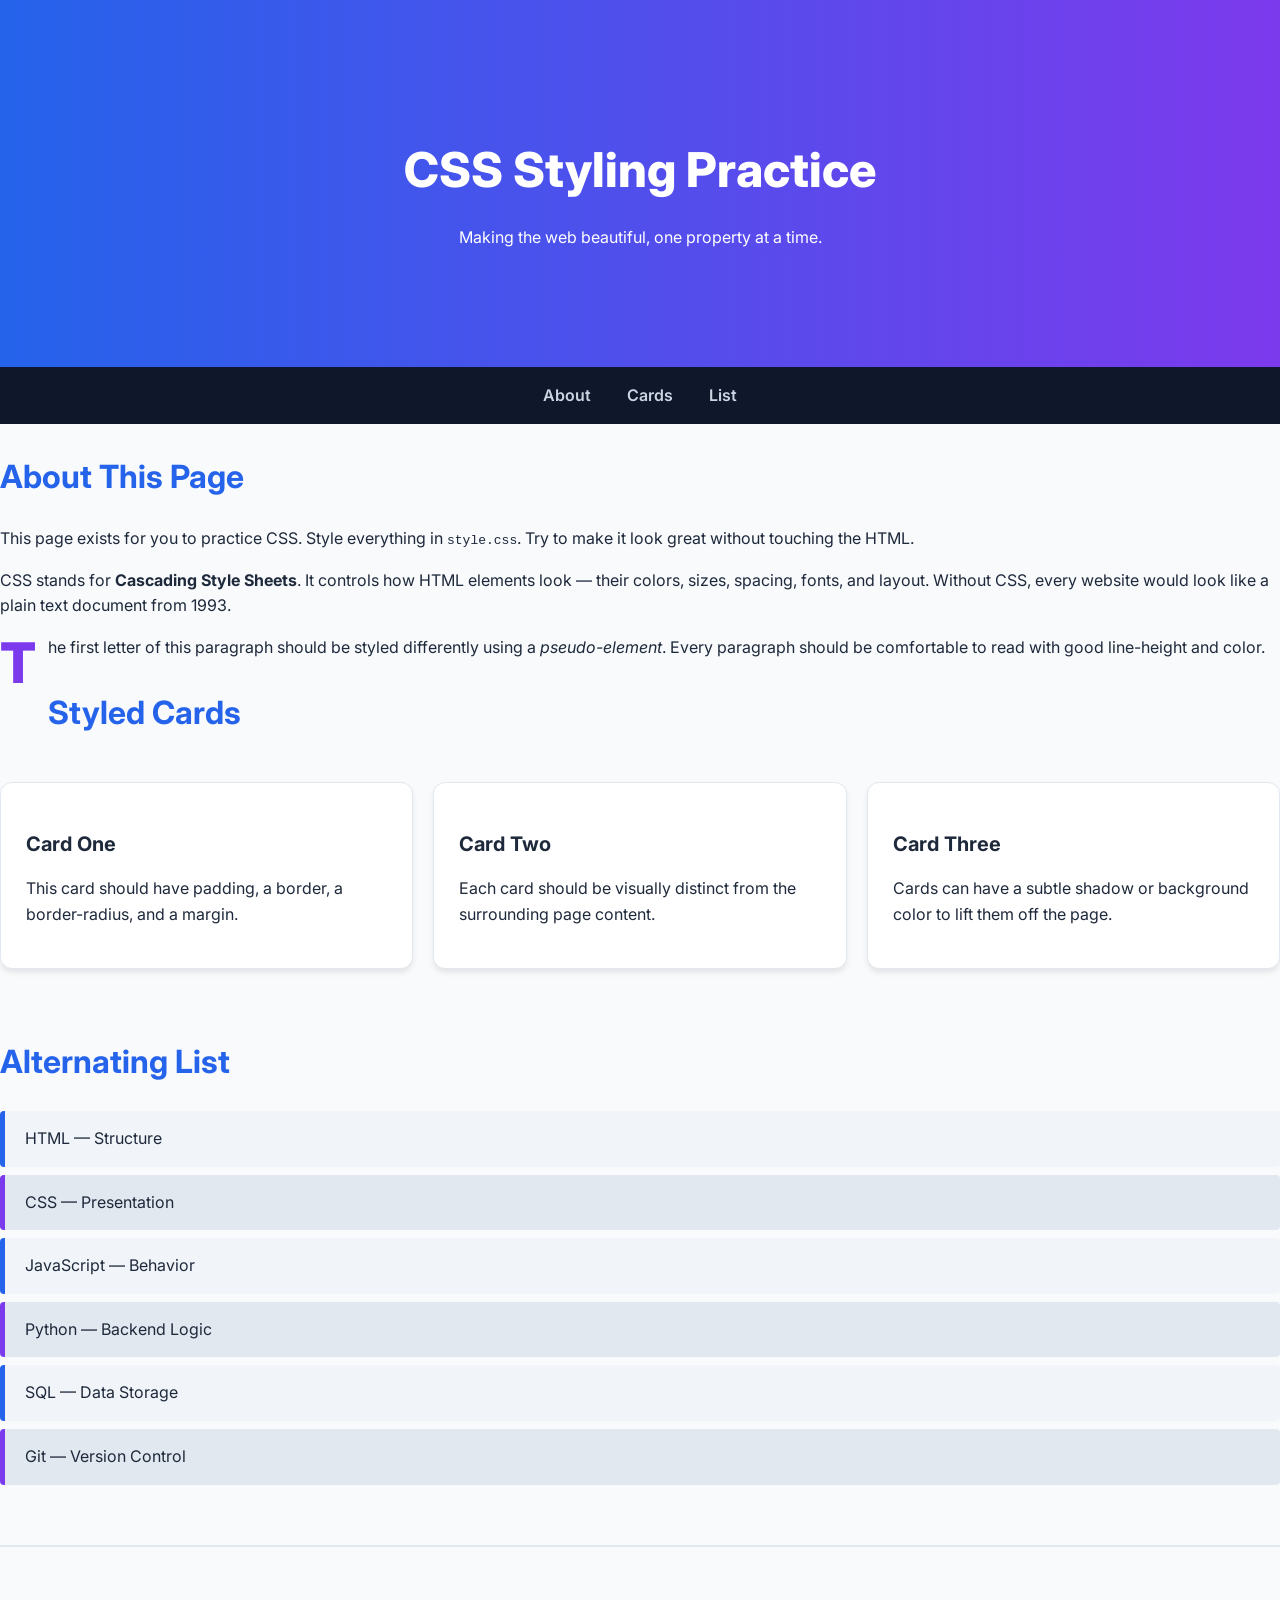
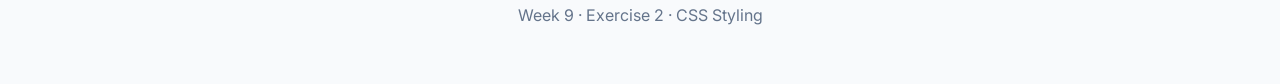
<file: week9/exercise2-css-styling/index.html>
<!DOCTYPE html>
<html lang="en">
<head>
  <meta charset="UTF-8" />
  <meta name="viewport" content="width=device-width, initial-scale=1.0" />
  <title>CSS Styling Exercise</title>

  <!-- Task 1: Google Font (Inter) -->
  <link rel="preconnect" href="https://fonts.googleapis.com">
  <link rel="preconnect" href="https://fonts.gstatic.com" crossorigin>
  <link href="https://fonts.googleapis.com/css2?family=Inter:wght@400;600;800&display=swap" rel="stylesheet">

  <!-- Task 1: External CSS Link -->
  <link rel="stylesheet" href="style.css">
</head>
<body>

  <header id="hero">
    <h1>CSS Styling Practice</h1>
    <p>Making the web beautiful, one property at a time.</p>
  </header>

  <nav>
    <a href="#about">About</a>
    <a href="#cards">Cards</a>
    <a href="#list">List</a>
  </nav>

  <main>

    <section id="about">
      <h2>About This Page</h2>
      <p class="intro">
        This page exists for you to practice CSS. Style everything in <code>style.css</code>.
        Try to make it look great without touching the HTML.
      </p>
      <p>
        CSS stands for <strong>Cascading Style Sheets</strong>. It controls how HTML elements
        look — their colors, sizes, spacing, fonts, and layout. Without CSS, every website
        would look like a plain text document from 1993.
      </p>
      <p>
        The first letter of this paragraph should be styled differently using a <em>pseudo-element</em>.
        Every paragraph should be comfortable to read with good line-height and color.
      </p>
    </section>

    <section id="cards">
      <h2>Styled Cards</h2>
      <div class="card-grid">
        <div class="card">
          <h3>Card One</h3>
          <p>This card should have padding, a border, a border-radius, and a margin.</p>
        </div>
        <div class="card">
          <h3>Card Two</h3>
          <p>Each card should be visually distinct from the surrounding page content.</p>
        </div>
        <div class="card">
          <h3>Card Three</h3>
          <p>Cards can have a subtle shadow or background color to lift them off the page.</p>
        </div>
      </div>
    </section>

    <section id="list">
      <h2>Alternating List</h2>
      <ul class="fancy-list">
        <li>HTML — Structure</li>
        <li>CSS — Presentation</li>
        <li>JavaScript — Behavior</li>
        <li>Python — Backend Logic</li>
        <li>SQL — Data Storage</li>
        <li>Git — Version Control</li>
      </ul>
    </section>

  </main>

  <footer>
    <p>Week 9 · Exercise 2 · CSS Styling</p>
  </footer>

</body>
</html>
</file>
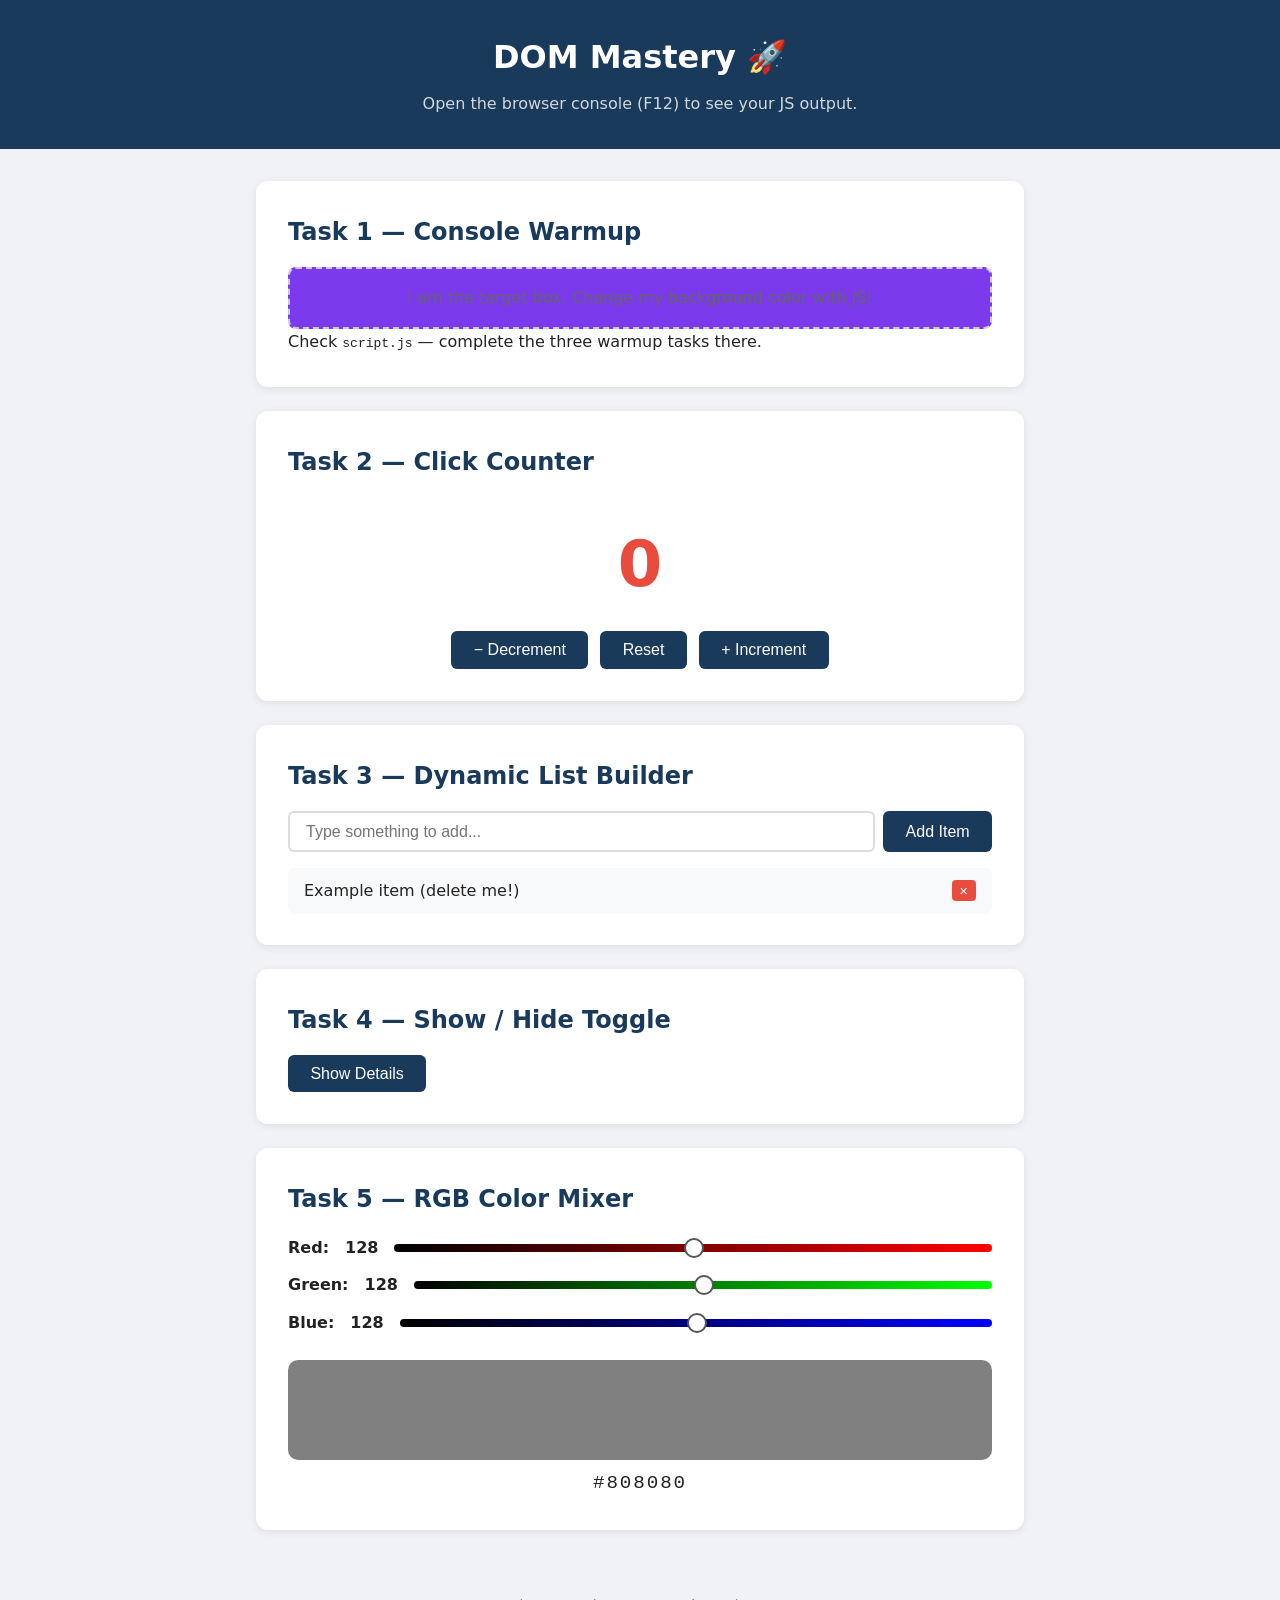
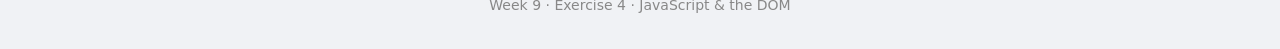
<file: week9/exercise4-javascript-dom/index.html>
<!DOCTYPE html>
<html lang="en">
<head>
  <meta charset="UTF-8" />
  <meta name="viewport" content="width=device-width, initial-scale=1.0" />
  <title>JavaScript & the DOM</title>
  <link rel="stylesheet" href="style.css" />
</head>
<body>

  <header>
    <h1 id="main-title">JavaScript DOM Practice</h1>
    <p>Open the browser console (F12) to see your JS output.</p>
  </header>

  <main>

    <!-- ===== TASK 1: Console Warmup ===== -->
    <section id="warmup-section" class="card">
      <h2>Task 1 — Console Warmup</h2>
      <div id="target-box">I am the target box. Change my background color with JS!</div>
      <p class="hint">Check <code>script.js</code> — complete the three warmup tasks there.</p>
    </section>

    <!-- ===== TASK 2: Counter ===== -->
    <section id="counter-section" class="card">
      <h2>Task 2 — Click Counter</h2>
      <div id="count-display">0</div>
      <div class="button-group">
        <button id="btn-decrement">− Decrement</button>
        <button id="btn-reset">Reset</button>
        <button id="btn-increment">+ Increment</button>
      </div>
    </section>

    <!-- ===== TASK 3: Dynamic List ===== -->
    <section id="list-section" class="card">
      <h2>Task 3 — Dynamic List Builder</h2>
      <div class="input-row">
        <input type="text" id="list-input" placeholder="Type something to add..." />
        <button id="btn-add-item">Add Item</button>
      </div>
      <ul id="dynamic-list">
        <li>Example item (delete me!) <button class="delete-btn">×</button></li>
      </ul>
    </section>

    <!-- ===== TASK 4: Toggle ===== -->
    <section id="toggle-section" class="card">
      <h2>Task 4 — Show / Hide Toggle</h2>
      <button id="btn-toggle">Show Details</button>
      <div class="details hidden">
        <p>🎉 You revealed the hidden content!</p>
        <p>This div starts hidden and should appear/disappear when the button is clicked.
           Use <code>classList.toggle()</code> on the <code>.hidden</code> class.</p>
      </div>
    </section>

    <!-- ===== TASK 5: Color Mixer ===== -->
    <section id="color-section" class="card">
      <h2>Task 5 — RGB Color Mixer</h2>
      <div class="sliders">
        <label>Red: <span id="val-r">128</span>
          <input type="range" id="slider-r" min="0" max="255" value="128" class="slider red-slider" />
        </label>
        <label>Green: <span id="val-g">128</span>
          <input type="range" id="slider-g" min="0" max="255" value="128" class="slider green-slider" />
        </label>
        <label>Blue: <span id="val-b">128</span>
          <input type="range" id="slider-b" min="0" max="255" value="128" class="slider blue-slider" />
        </label>
      </div>
      <div id="color-preview"></div>
      <p id="hex-display">#808080</p>
    </section>

  </main>

  <footer>
    <p>Week 9 · Exercise 4 · JavaScript & the DOM</p>
  </footer>

  <!-- Script loads at the end so HTML is ready -->
  <script src="script.js"></script>
</body>
</html>
</file>
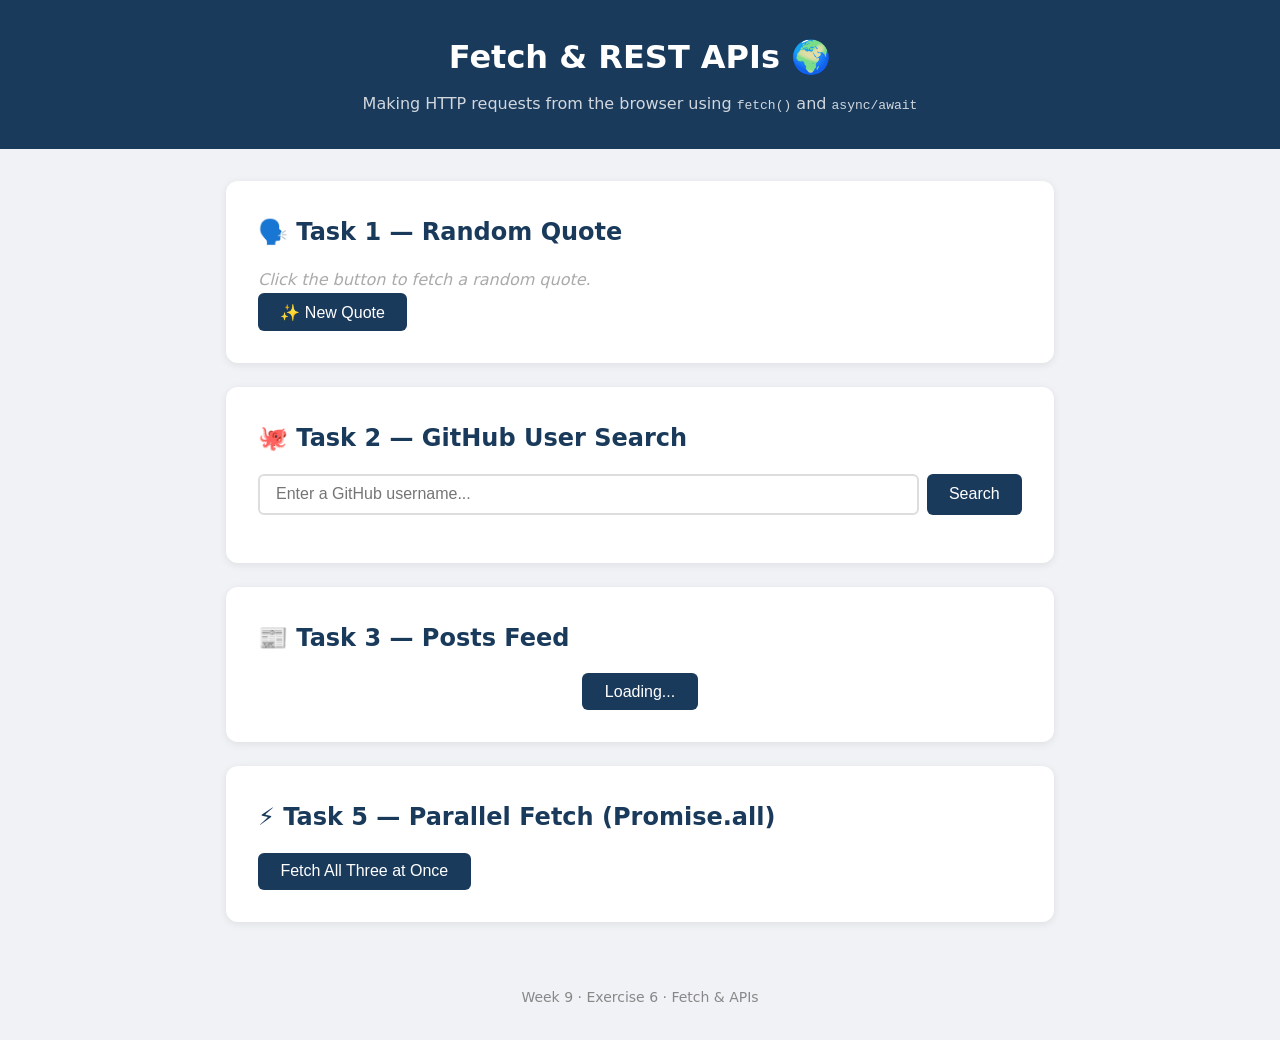
<file: week9/exercise6-fetch-api/index.html>
<!DOCTYPE html>
<html lang="en">
<head>
  <meta charset="UTF-8" />
  <meta name="viewport" content="width=device-width, initial-scale=1.0" />
  <title>Fetch & APIs</title>
  <link rel="stylesheet" href="style.css" />
</head>
<body>

  <header>
    <h1>Fetch & REST APIs 🌍</h1>
    <p>Making HTTP requests from the browser using <code>fetch()</code> and <code>async/await</code></p>
  </header>

  <main>

    <!-- ===== TASK 1: Quote of the Day ===== -->
    <section class="card" id="quote-section">
      <h2>🗣️ Task 1 — Random Quote</h2>
      <div id="quote-display">
        <p class="placeholder">Click the button to fetch a random quote.</p>
      </div>
      <button id="btn-new-quote">✨ New Quote</button>
    </section>

    <!-- ===== TASK 2: GitHub User Search ===== -->
    <section class="card" id="github-section">
      <h2>🐙 Task 2 — GitHub User Search</h2>
      <div class="search-row">
        <input type="text" id="github-input" placeholder="Enter a GitHub username..." />
        <button id="btn-search-user">Search</button>
      </div>
      <div id="github-result"></div>
    </section>

    <!-- ===== TASK 3: Posts Feed ===== -->
    <section class="card" id="posts-section">
      <h2>📰 Task 3 — Posts Feed</h2>
      <div id="posts-container"></div>
      <button id="btn-load-more">Load More Posts</button>
    </section>

    <!-- ===== TASK 5: Promise.all ===== -->
    <section class="card" id="multi-fetch-section">
      <h2>⚡ Task 5 — Parallel Fetch (Promise.all)</h2>
      <button id="btn-fetch-all">Fetch All Three at Once</button>
      <div id="multi-result"></div>
    </section>

  </main>

  <footer>
    <p>Week 9 · Exercise 6 · Fetch & APIs</p>
  </footer>

  <script src="script.js"></script>
</body>
</html>
</file>
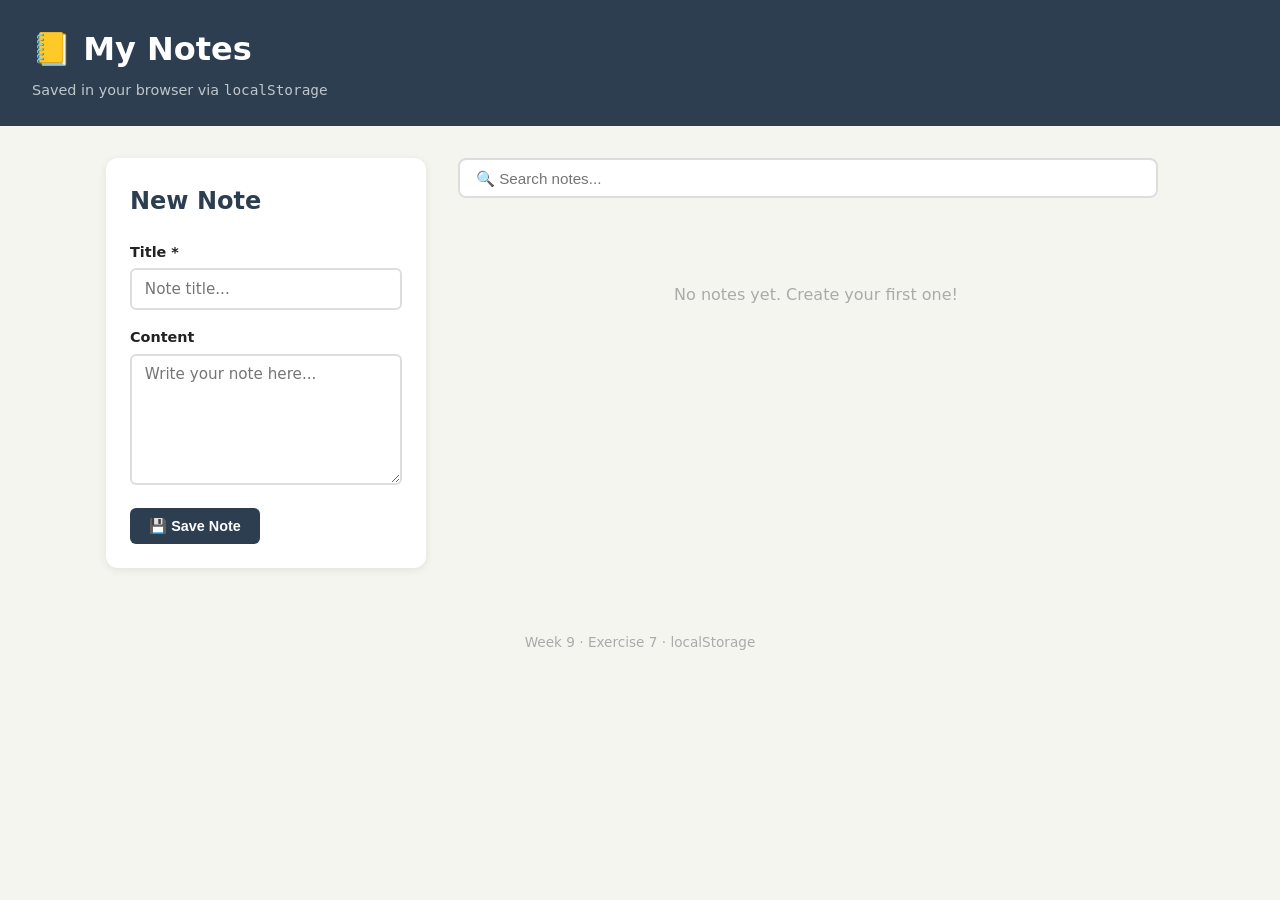
<file: week9/exercise7-local-storage/index.html>
<!DOCTYPE html>
<html lang="en">
<head>
  <meta charset="UTF-8" />
  <meta name="viewport" content="width=device-width, initial-scale=1.0" />
  <title>Notes App — localStorage</title>
  <link rel="stylesheet" href="style.css" />
</head>
<body>

  <header>
    <h1>📒 My Notes</h1>
    <p>Saved in your browser via <code>localStorage</code></p>
  </header>

  <main>
    <div class="layout">

      <!-- ===== SIDEBAR: Form ===== -->
      <aside class="sidebar">
        <h2 id="form-title">New Note</h2>
        <form id="note-form">
          <div class="form-group">
            <label for="note-title">Title *</label>
            <input type="text" id="note-title" placeholder="Note title..." required />
          </div>
          <div class="form-group">
            <label for="note-body">Content</label>
            <textarea id="note-body" rows="6" placeholder="Write your note here..."></textarea>
          </div>
          <div class="button-row">
            <button type="submit" id="btn-submit">💾 Save Note</button>
            <button type="button" id="btn-cancel" class="secondary hidden">Cancel</button>
          </div>
        </form>
      </aside>

      <!-- ===== MAIN: Notes List ===== -->
      <section class="notes-panel">
        <div class="notes-toolbar">
          <input type="text" id="search-input" placeholder="🔍 Search notes..." />
          <span id="notes-count"></span>
        </div>
        <div id="notes-container">
          <!-- Notes rendered by JavaScript -->
        </div>
      </section>

    </div>
  </main>

  <footer>
    <p>Week 9 · Exercise 7 · localStorage</p>
  </footer>

  <script src="script.js"></script>
</body>
</html>
</file>
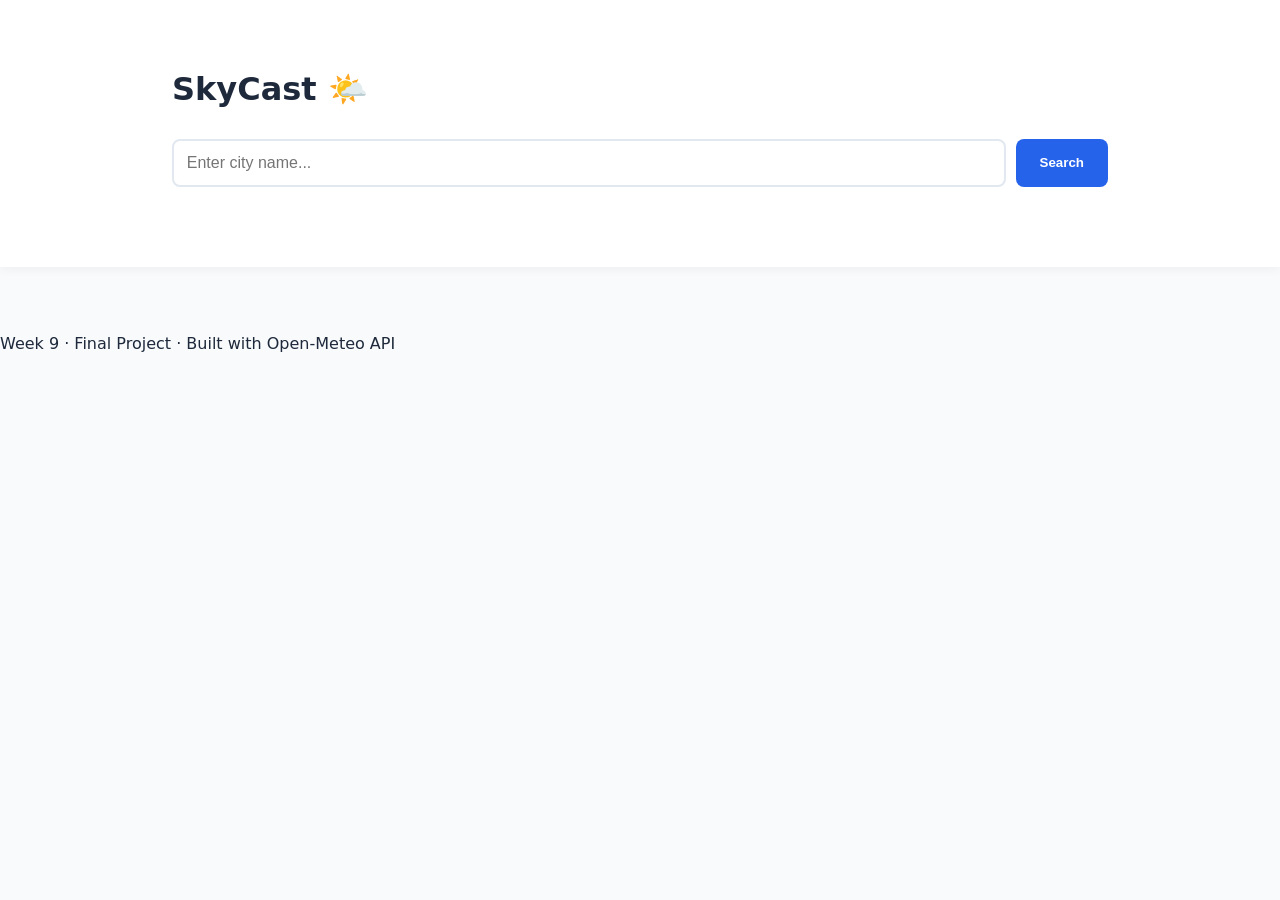
<file: week9/exercise8-final-project/index.html>
<!DOCTYPE html>
<html lang="en">
<head>
    <meta charset="UTF-8" />
    <meta name="viewport" content="width=device-width, initial-scale=1.0" />
    <title>SkyCast — Weather Dashboard</title>
    <link rel="stylesheet" href="style.css" />
</head>
<body>

    <header>
        <div class="container">
            <h1>SkyCast 🌤️</h1>
            <div class="search-box">
                <input type="text" id="city-input" placeholder="Enter city name..." autocomplete="off">
                <button id="search-btn">Search</button>
            </div>
            <div id="recent-searches" class="chip-container">
                <!-- Search chips will appear here -->
            </div>
        </div>
    </header>

    <main class="container">
        <!-- Error & Loading States -->
        <div id="status-message"></div>

        <!-- Current Weather -->
        <section id="current-weather" class="card hidden">
            <div class="weather-main">
                <div class="info">
                    <h2 id="display-city">City Name</h2>
                    <p id="display-date">Monday, 12:00</p>
                    <div class="temp-container">
                        <span id="temp-value">--</span>
                        <button id="unit-toggle" title="Toggle C/F">°C</button>
                    </div>
                    <p id="weather-desc">Cloudy</p>
                </div>
                <div id="weather-icon"></div>
            </div>
            <div class="weather-details">
                <div class="detail-item">
                    <span>Wind Speed</span>
                    <strong id="wind-speed">-- km/h</strong>
                </div>
            </div>
        </section>

        <!-- 7-Day Forecast -->
        <section id="forecast-section" class="hidden">
            <h3>7-Day Forecast</h3>
            <div id="forecast-container" class="forecast-grid">
                <!-- Forecast cards injected by JS -->
            </div>
        </section>
    </main>

    <footer>
        <p>Week 9 · Final Project · Built with Open-Meteo API</p>
    </footer>

    <script src="script.js"></script>
</body>
</html>
</file>
<file: week9/exercise2-css-styling/style.css>
/* =============================================
   TODO Task 2: Define CSS Custom Properties
   ============================================= */
:root {
  --primary-color: #2563eb;
  --secondary-color: #7c3aed;
  --text-dark: #1e293b;
  --text-light: #64748b;
  --bg-main: #f8fafc;
  --bg-card: #ffffff;
  --border-radius: 12px;
  --transition: 0.3s ease;
}


/* =============================================
   TODO Task 3: Base / Reset Styles
   ============================================= */
* {
  box-sizing: border-box; /* Ensures padding/border don't affect width */
}

body {
  font-family: 'Inter', system-ui, sans-serif;
  background-color: var(--bg-main);
  color: var(--text-dark);
  margin: 0;
  line-height: 1.6;
}


/* =============================================
   TODO Task 3: Typography — Headings
   ============================================= */
h1 {
  font-size: 3rem;
  font-weight: 800;
  margin-bottom: 0.5rem;
}

h2 {
  font-size: 2rem;
  color: var(--primary-color);
  margin-bottom: 1.5rem;
}

h3 {
  font-size: 1.25rem;
  margin-bottom: 0.75rem;
}

/* Task 3: Pseudo-element — Stylized first letter */
#about p:last-of-type::first-letter {
  font-size: 3.5rem;
  font-weight: 800;
  color: var(--secondary-color);
  float: left;
  line-height: 1;
  margin-right: 12px;
}


/* =============================================
   TODO Task 3: Navigation Links
   ============================================= */
nav {
  background: #0f172a;
  padding: 1rem;
  text-align: center;
  position: sticky;
  top: 0;
  z-index: 10;
}

nav a {
  text-decoration: none;
  color: #cbd5e1;
  padding: 0.5rem 1rem;
  font-weight: 600;
  transition: var(--transition);
}

nav a:hover {
  color: #38bdf8;
  text-decoration: underline;
}

nav a:focus {
  outline: 2px solid #38bdf8;
  outline-offset: 4px;
}


/* =============================================
   TODO Task 4: Header / Hero
   ============================================= */
#hero {
  background: linear-gradient(to right, var(--primary-color), var(--secondary-color));
  color: white;
  padding: 100px 20px;
  text-align: center;
}


/* =============================================
   TODO Task 4: Cards & Box Model
   ============================================= */
.card-grid {
  display: flex;
  flex-wrap: wrap;
  gap: 20px;
  padding: 20px 0;
}

.card {
  flex: 1 1 calc(33.333% - 20px); /* Flexbox layout for 3 columns */
  background: var(--bg-card);
  padding: 25px;            /* Inside space */
  border: 1px solid #e2e8f0; /* Visible edge */
  margin-bottom: 20px;       /* Outside space */
  border-radius: var(--border-radius);
  box-shadow: 0 4px 6px -1px rgba(0, 0, 0, 0.1);
  transition: transform var(--transition);
}

.card:hover {
  transform: translateY(-5px);
}


/* =============================================
   TODO Task 5: Alternating List Items
   ============================================= */
.fancy-list {
  list-style: none;
  padding: 0;
}

.fancy-list li {
  padding: 15px 20px;
  border-left: 5px solid transparent;
  margin-bottom: 8px;
  border-radius: 4px;
}

.fancy-list li:nth-child(odd) {
  background-color: #f1f5f9;
  border-left-color: var(--primary-color);
}

.fancy-list li:nth-child(even) {
  background-color: #e2e8f0;
  border-left-color: var(--secondary-color);
}


/* =============================================
   TODO Task 6: Footer
   ============================================= */
footer {
  text-align: center;
  padding: 40px 20px;
  border-top: 2px solid #e2e8f0;
  color: var(--text-light);
  margin-top: 60px;
}
</file>
<file: week9/exercise4-javascript-dom/style.css>
/* Exercise 4 — Styles */
*, *::before, *::after { box-sizing: border-box; margin: 0; padding: 0; }

body { font-family: system-ui, sans-serif; background: #f0f2f5; color: #222; line-height: 1.6; }

header { background: #1a3a5c; color: white; padding: 2rem; text-align: center; }
header p { opacity: 0.8; margin-top: 0.5rem; }

main { max-width: 800px; margin: 2rem auto; padding: 0 1rem; display: flex; flex-direction: column; gap: 1.5rem; }

.card { background: white; border-radius: 12px; padding: 2rem; box-shadow: 0 2px 8px rgba(0,0,0,0.08); }
h2 { margin-bottom: 1rem; color: #1a3a5c; }

/* Task 1 */
#target-box { padding: 1rem; border: 2px dashed #ccc; border-radius: 8px; text-align: center; color: #666; }

/* Task 2 */
#count-display { font-size: 4rem; font-weight: 800; text-align: center; padding: 1rem; transition: color 0.3s; }
#count-display.zero  { color: #e74c3c; }
#count-display.high  { color: #27ae60; }
.button-group { display: flex; gap: 0.75rem; justify-content: center; }
button { padding: 0.6rem 1.4rem; border: none; border-radius: 6px; cursor: pointer; font-size: 1rem; background: #1a3a5c; color: white; transition: opacity 0.15s; }
button:hover { opacity: 0.85; }
button:focus { outline: 3px solid #e8a838; outline-offset: 2px; }

/* Task 3 */
.input-row { display: flex; gap: 0.5rem; margin-bottom: 1rem; }
.input-row input { flex: 1; padding: 0.6rem 1rem; border: 2px solid #ddd; border-radius: 6px; font-size: 1rem; }
.input-row input:focus { outline: none; border-color: #1a3a5c; }
.input-row input.shake { animation: shake 0.3s; }
@keyframes shake {
  0%, 100% { transform: translateX(0); }
  25% { transform: translateX(-6px); }
  75% { transform: translateX(6px); }
}
#dynamic-list { list-style: none; display: flex; flex-direction: column; gap: 0.5rem; }
#dynamic-list li { display: flex; justify-content: space-between; align-items: center; padding: 0.6rem 1rem; background: #f8f9fa; border-radius: 6px; }
.delete-btn { background: #e74c3c; color: white; border: none; border-radius: 4px; padding: 0.15rem 0.5rem; cursor: pointer; font-size: 0.9rem; }
.delete-btn:hover { background: #c0392b; }

/* Task 4 */
.details { margin-top: 1rem; padding: 1rem; background: #eef7ee; border-left: 4px solid #27ae60; border-radius: 4px; }
.details.hidden { display: none; }

/* Task 5 */
.sliders { display: flex; flex-direction: column; gap: 0.75rem; margin-bottom: 1.5rem; }
.sliders label { display: flex; align-items: center; gap: 1rem; font-weight: 600; }
.slider { flex: 1; -webkit-appearance: none; height: 8px; border-radius: 4px; outline: none; cursor: pointer; }
.red-slider   { background: linear-gradient(to right, #000, #f00); }
.green-slider { background: linear-gradient(to right, #000, #0f0); }
.blue-slider  { background: linear-gradient(to right, #000, #00f); }
.slider::-webkit-slider-thumb { -webkit-appearance: none; width: 20px; height: 20px; border-radius: 50%; background: white; border: 2px solid #555; cursor: pointer; }
#color-preview { width: 100%; height: 100px; border-radius: 10px; background: rgb(128,128,128); transition: background-color 0.1s; }
#hex-display { text-align: center; margin-top: 0.5rem; font-family: monospace; font-size: 1.2rem; letter-spacing: 0.1em; }

footer { text-align: center; padding: 2rem; color: #888; font-size: 0.875rem; }
</file>
<file: week9/exercise6-fetch-api/style.css>
/* Exercise 6 Styles */
*, *::before, *::after { box-sizing: border-box; margin: 0; padding: 0; }
body { font-family: system-ui, sans-serif; background: #f0f2f5; color: #222; line-height: 1.6; }
header { background: #1a3a5c; color: white; padding: 2rem; text-align: center; }
header p { opacity: 0.8; margin-top: 0.5rem; }
main { max-width: 860px; margin: 2rem auto; padding: 0 1rem; display: flex; flex-direction: column; gap: 1.5rem; }
.card { background: white; border-radius: 12px; padding: 2rem; box-shadow: 0 2px 8px rgba(0,0,0,0.08); }
h2 { margin-bottom: 1rem; color: #1a3a5c; }
button { padding: 0.6rem 1.4rem; border: none; border-radius: 6px; cursor: pointer; font-size: 1rem; background: #1a3a5c; color: white; transition: opacity 0.15s; }
button:hover { opacity: 0.85; }
.search-row { display: flex; gap: 0.5rem; margin-bottom: 1rem; }
.search-row input { flex: 1; padding: 0.6rem 1rem; border: 2px solid #ddd; border-radius: 6px; font-size: 1rem; }
blockquote { font-size: 1.2rem; font-style: italic; border-left: 4px solid #e8a838; padding-left: 1rem; margin-bottom: 0.5rem; }
.quote-author { color: #666; font-weight: 600; }
.placeholder { color: #aaa; font-style: italic; }
.spinner { width: 36px; height: 36px; border: 4px solid #eee; border-top-color: #1a3a5c; border-radius: 50%; animation: spin 0.8s linear infinite; margin: 1rem auto; }
@keyframes spin { to { transform: rotate(360deg); } }
.error-text { color: #e74c3c; padding: 0.75rem; background: #fef0ef; border-radius: 6px; }
.github-card { display: flex; gap: 1.5rem; align-items: flex-start; padding: 1rem; background: #f8f9fa; border-radius: 8px; margin-top: 1rem; }
.github-card img { width: 80px; height: 80px; border-radius: 50%; }
.github-info h3 { margin-bottom: 0.25rem; }
.github-info p { color: #666; font-size: 0.9rem; margin: 0.25rem 0; }
.github-stats { display: flex; gap: 1rem; margin-top: 0.5rem; font-size: 0.85rem; }
.github-stats span { background: #e8f0fe; padding: 0.2rem 0.6rem; border-radius: 99px; }
.post-card { border: 1px solid #e0e0e0; border-radius: 8px; padding: 1rem; margin-bottom: 0.75rem; cursor: pointer; transition: box-shadow 0.2s; }
.post-card:hover { box-shadow: 0 2px 8px rgba(0,0,0,0.1); }
.post-card h3 { font-size: 1rem; margin-bottom: 0.5rem; color: #1a3a5c; text-transform: capitalize; }
.post-card p { font-size: 0.9rem; color: #666; }
.comments-list { margin-top: 0.75rem; border-top: 1px solid #eee; padding-top: 0.75rem; display: flex; flex-direction: column; gap: 0.5rem; }
.comment { background: #f8f9fa; padding: 0.5rem 0.75rem; border-radius: 6px; font-size: 0.85rem; }
.comment strong { color: #1a3a5c; }
#btn-load-more { display: block; margin: 0 auto; }
.multi-grid { display: grid; grid-template-columns: repeat(auto-fit, minmax(200px, 1fr)); gap: 1rem; margin-top: 1rem; }
.multi-card { background: #f8f9fa; border-radius: 8px; padding: 1rem; }
.multi-card h4 { margin-bottom: 0.5rem; color: #1a3a5c; }
footer { text-align: center; padding: 2rem; color: #888; font-size: 0.875rem; }
</file>
<file: week9/exercise7-local-storage/style.css>
/* Exercise 7 — Notes App */
*, *::before, *::after { box-sizing: border-box; margin: 0; padding: 0; }
body { font-family: system-ui, sans-serif; background: #f5f5f0; color: #222; line-height: 1.6; min-height: 100vh; }
header { background: #2c3e50; color: white; padding: 1.5rem 2rem; }
header p { opacity: 0.7; font-size: 0.9rem; margin-top: 0.25rem; }
main { max-width: 1100px; margin: 0 auto; padding: 2rem 1rem; }
.layout { display: grid; grid-template-columns: 320px 1fr; gap: 2rem; }
@media (max-width: 700px) { .layout { grid-template-columns: 1fr; } }
.sidebar { background: white; border-radius: 12px; padding: 1.5rem; box-shadow: 0 2px 8px rgba(0,0,0,0.08); height: fit-content; position: sticky; top: 1rem; }
.sidebar h2 { margin-bottom: 1.25rem; color: #2c3e50; }
.form-group { margin-bottom: 1rem; }
.form-group label { display: block; font-weight: 600; margin-bottom: 0.3rem; font-size: 0.9rem; }
.form-group input, .form-group textarea { width: 100%; padding: 0.6rem 0.8rem; border: 2px solid #ddd; border-radius: 6px; font-size: 0.95rem; font-family: inherit; transition: border-color 0.2s; }
.form-group input:focus, .form-group textarea:focus { outline: none; border-color: #2c3e50; }
.button-row { display: flex; gap: 0.5rem; }
button { padding: 0.6rem 1.2rem; border: none; border-radius: 6px; cursor: pointer; font-size: 0.9rem; font-weight: 600; background: #2c3e50; color: white; transition: opacity 0.15s; }
button:hover { opacity: 0.85; }
button.secondary { background: #ddd; color: #555; }
.hidden { display: none; }
.notes-panel { min-height: 400px; }
.notes-toolbar { display: flex; gap: 1rem; align-items: center; margin-bottom: 1.25rem; }
.notes-toolbar input { flex: 1; padding: 0.6rem 1rem; border: 2px solid #ddd; border-radius: 8px; font-size: 0.95rem; }
.notes-toolbar input:focus { outline: none; border-color: #2c3e50; }
#notes-count { color: #888; font-size: 0.85rem; white-space: nowrap; }
.note-card { background: white; border-radius: 10px; padding: 1.25rem; margin-bottom: 1rem; box-shadow: 0 1px 4px rgba(0,0,0,0.07); border-left: 4px solid #ddd; transition: box-shadow 0.2s; }
.note-card:hover { box-shadow: 0 4px 12px rgba(0,0,0,0.1); }
.note-card.pinned { border-left-color: #f39c12; }
.note-card h3 { font-size: 1rem; margin-bottom: 0.4rem; color: #2c3e50; }
.note-card .note-body { font-size: 0.88rem; color: #666; margin-bottom: 0.75rem; }
.note-meta { display: flex; justify-content: space-between; align-items: center; font-size: 0.8rem; color: #aaa; }
.note-actions { display: flex; gap: 0.4rem; }
.note-actions button { padding: 0.25rem 0.6rem; font-size: 0.78rem; }
.btn-edit   { background: #3498db; }
.btn-pin    { background: #f39c12; }
.btn-delete { background: #e74c3c; }
.empty-state { text-align: center; padding: 4rem 2rem; color: #aaa; }
footer { text-align: center; padding: 2rem; color: #aaa; font-size: 0.85rem; }
</file>
<file: week9/exercise8-final-project/style.css>
:root {
    --primary: #2563eb;
    --bg: #f8fafc;
    --card-bg: #ffffff;
    --text: #1e293b;
    --error: #ef4444;
    --transition: all 0.3s ease;
}

* { box-sizing: border-box; margin: 0; padding: 0; }

body {
    font-family: 'Segoe UI', system-ui, sans-serif;
    background-color: var(--bg);
    color: var(--text);
    line-height: 1.6;
}

.container {
    max-width: 1000px;
    margin: 0 auto;
    padding: 2rem;
}

header {
    background: white;
    box-shadow: 0 2px 10px rgba(0,0,0,0.05);
    padding: 2rem 0;
}

/* Search UI */
.search-box {
    display: flex;
    gap: 10px;
    margin-top: 1.5rem;
}

input {
    flex: 1;
    padding: 0.8rem;
    border: 2px solid #e2e8f0;
    border-radius: 8px;
    font-size: 1rem;
}

button {
    padding: 0.8rem 1.5rem;
    background: var(--primary);
    color: white;
    border: none;
    border-radius: 8px;
    cursor: pointer;
    font-weight: bold;
    transition: var(--transition);
}

button:hover { filter: brightness(1.1); }

/* Chips */
.chip-container {
    display: flex;
    flex-wrap: wrap;
    gap: 8px;
    margin-top: 1rem;
}

.chip {
    background: #e2e8f0;
    padding: 4px 12px;
    border-radius: 20px;
    font-size: 0.85rem;
    cursor: pointer;
}

/* Weather Cards */
.card {
    background: var(--card-bg);
    padding: 2rem;
    border-radius: 16px;
    box-shadow: 0 4px 20px rgba(0,0,0,0.08);
    margin-bottom: 2rem;
    animation: slideUp 0.5s ease;
}

.weather-main {
    display: flex;
    justify-content: space-between;
    align-items: center;
}

.temp-container {
    font-size: 4rem;
    font-weight: 800;
}

#unit-toggle {
    background: #f1f5f9;
    color: var(--primary);
    font-size: 1.2rem;
    padding: 5px 10px;
}

.forecast-grid {
    display: grid;
    grid-template-columns: repeat(auto-fit, minmax(120px, 1fr));
    gap: 1rem;
}

.forecast-card {
    background: white;
    padding: 1rem;
    text-align: center;
    border-radius: 12px;
    border: 1px solid #e2e8f0;
}

.hidden { display: none; }

@keyframes slideUp {
    from { transform: translateY(20px); opacity: 0; }
    to { transform: translateY(0); opacity: 1; }
}

/* Mobile adjustments */
@media (max-width: 600px) {
    .weather-main { flex-direction: column; text-align: center; }
    .temp-container { margin: 1rem 0; }
}
</file>
